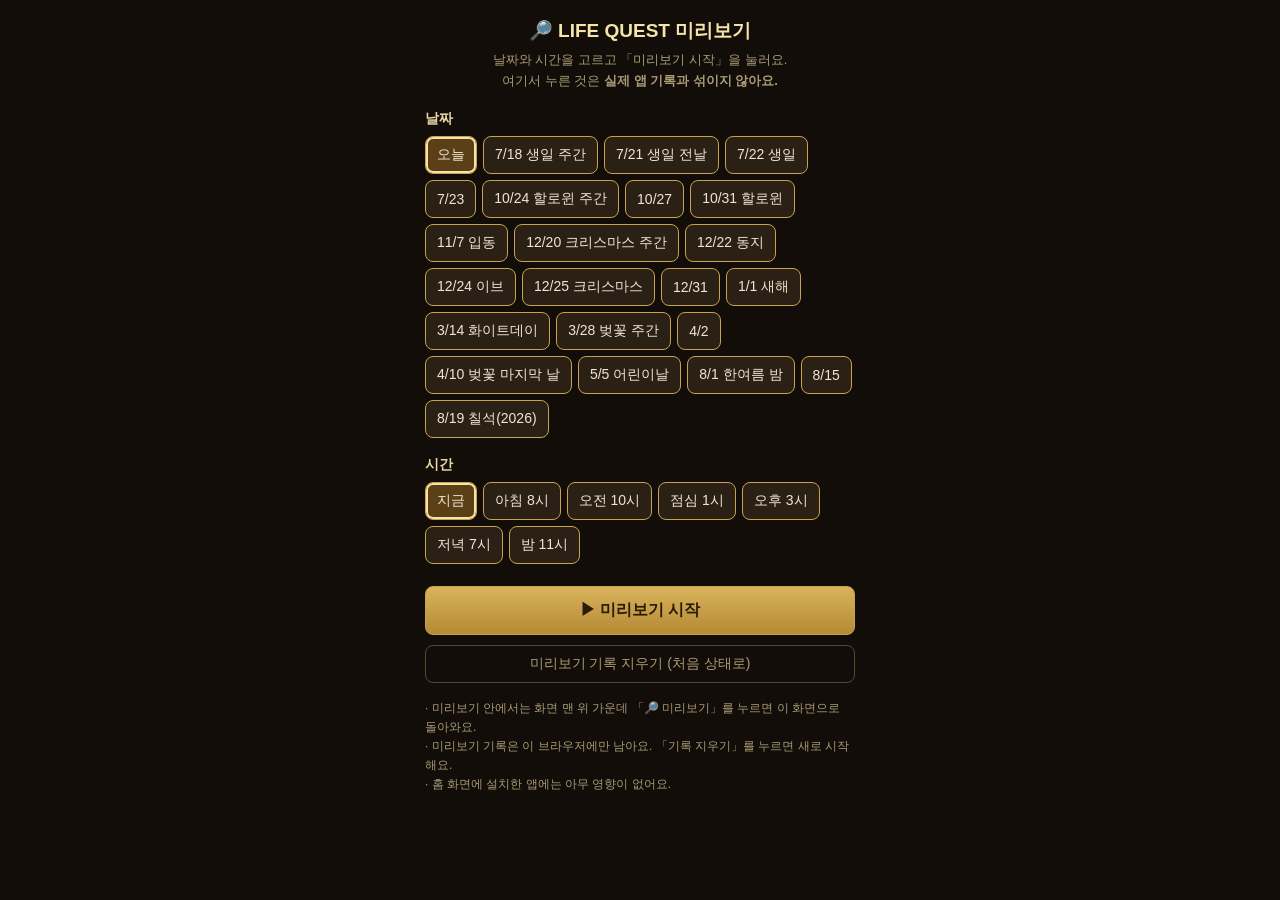
<file: preview/index.html>
<!doctype html>
<html lang="ko"><head><meta charset="utf-8">
<meta name="viewport" content="width=device-width,initial-scale=1,viewport-fit=cover">
<meta name="robots" content="noindex">
<title>LIFE QUEST 미리보기</title>
<!-- 폰에서 날짜·시간을 골라 앱을 미리 눌러 보는 페이지.
     실제 앱 파일(../index.html)을 그대로 불러와서 날짜만 가짜로 바꿔요.
     저장은 미리보기 전용 칸(lqpv_ 로 시작)에만 해서 실제 앱 기록과 섞이지 않아요. -->
<style>
:root{--bg:#120d08;--ink:#f0e6d0;--sub:#a99a76;--gold:#c9a24d;--btn:#2a2016;--on:#5a3f17}
body{margin:0;min-height:100vh;background:var(--bg);color:var(--ink);font-family:-apple-system,"Apple SD Gothic Neo",sans-serif;padding:calc(env(safe-area-inset-top,0px) + 18px) 16px calc(env(safe-area-inset-bottom,0px) + 24px);box-sizing:border-box}
.wrap{max-width:430px;margin:0 auto}
h1{font-size:19px;margin:0 0 4px;text-align:center;color:#f6e3a8}
p{font-size:13px;color:var(--sub);line-height:1.6;margin:6px 0 14px;text-align:center}
h2{font-size:14px;margin:18px 0 8px;color:#e8d7a8}
.row{display:flex;flex-wrap:wrap;gap:6px}
button{font:inherit;font-size:14px;padding:9px 11px;border-radius:8px;border:1px solid var(--gold);background:var(--btn);color:var(--ink);cursor:pointer}
button.on{background:var(--on);box-shadow:0 0 0 2px #f6e3a8 inset}
#go{width:100%;margin-top:22px;padding:13px;font-size:16px;font-weight:700;background:linear-gradient(#d9b35c,#b48a35);color:#2a1a08}
#reset{width:100%;margin-top:10px;background:transparent;color:var(--sub);border-color:#5a4a2a}
.note{font-size:12px;color:var(--sub);margin-top:16px;line-height:1.6}
</style></head><body><div class="wrap">
<h1>🔎 LIFE QUEST 미리보기</h1>
<p>날짜와 시간을 고르고 「미리보기 시작」을 눌러요.<br>여기서 누른 것은 <b>실제 앱 기록과 섞이지 않아요.</b></p>

<h2>날짜</h2>
<div class="row" id="days">
  <button data-d="">오늘</button>
  <button data-d="07-18">7/18 생일 주간</button><button data-d="07-21">7/21 생일 전날</button><button data-d="07-22">7/22 생일</button><button data-d="07-23">7/23</button>
  <button data-d="10-24">10/24 할로윈 주간</button><button data-d="10-27">10/27</button><button data-d="10-31">10/31 할로윈</button>
  <button data-d="11-07">11/7 입동</button><button data-d="12-20">12/20 크리스마스 주간</button><button data-d="12-22">12/22 동지</button><button data-d="12-24">12/24 이브</button><button data-d="12-25">12/25 크리스마스</button><button data-d="12-31">12/31</button><button data-d="01-01">1/1 새해</button>
  <button data-d="03-14">3/14 화이트데이</button><button data-d="03-28">3/28 벚꽃 주간</button><button data-d="04-02">4/2</button><button data-d="04-10">4/10 벚꽃 마지막 날</button><button data-d="05-05">5/5 어린이날</button><button data-d="08-01">8/1 한여름 밤</button><button data-d="08-15">8/15</button><button data-d="08-19">8/19 칠석(2026)</button>
</div>

<h2>시간</h2>
<div class="row" id="hours">
  <button data-h="">지금</button><button data-h="8">아침 8시</button><button data-h="10">오전 10시</button><button data-h="13">점심 1시</button><button data-h="15">오후 3시</button><button data-h="19">저녁 7시</button><button data-h="23">밤 11시</button>
</div>

<button id="go">▶ 미리보기 시작</button>
<button id="reset">미리보기 기록 지우기 (처음 상태로)</button>
<div class="note">· 미리보기 안에서는 화면 맨 위 가운데 「🔎 미리보기」를 누르면 이 화면으로 돌아와요.<br>· 미리보기 기록은 이 브라우저에만 남아요. 「기록 지우기」를 누르면 새로 시작해요.<br>· 홈 화면에 설치한 앱에는 아무 영향이 없어요.</div>
</div>
<script>
(function(){
  var sel={d:'',h:''};
  function pick(box,key,attr){ var bs=document.querySelectorAll('#'+box+' button'); bs.forEach(function(b){ b.onclick=function(){ bs.forEach(function(x){ x.classList.remove('on'); }); b.classList.add('on'); sel[key]=b.getAttribute(attr); }; }); bs[0].classList.add('on'); }
  pick('days','d','data-d'); pick('hours','h','data-h');
  function wipe(){ try{ for(var i=localStorage.length-1;i>=0;i--){ var k=localStorage.key(i); if(k&&k.indexOf('lqpv_')===0) localStorage.removeItem(k); } }catch(e){} }
  document.getElementById('reset').onclick=function(){ wipe(); this.textContent='✓ 지웠어요. 처음 상태로 시작해요'; };
  function kstParts(){ var k=new Date(Date.now()+9*36e5); return {y:k.getUTCFullYear(),md:('0'+(k.getUTCMonth()+1)).slice(-2)+'-'+('0'+k.getUTCDate()).slice(-2),h:k.getUTCHours(),mi:k.getUTCMinutes()}; }
  function mock(T,label){ return '<script>(function(){'
    +'var P="lqpv_",SP=Storage.prototype,g=SP.getItem,s=SP.setItem,r=SP.removeItem;'
    +'SP.getItem=function(k){return g.call(this,P+k)};SP.setItem=function(k,v){return s.call(this,P+k,v)};SP.removeItem=function(k){return r.call(this,P+k)};'
    +(T?'var R=Date,T='+T+',s0=R.now();class D extends R{constructor(...a){if(a.length)super(...a);else super(T+(R.now()-s0));}static now(){return T+(R.now()-s0);}}window.Date=D;':'')
    +'document.addEventListener("DOMContentLoaded",function(){var b=document.createElement("button");b.textContent="🔎 미리보기 · '+label+'";'
    +'b.style.cssText="position:fixed;top:calc(env(safe-area-inset-top,0px) + 2px);left:50%;transform:translateX(-50%);z-index:2147483647;font-size:11px;padding:3px 10px;border-radius:12px;border:1px solid #c9a24d;background:rgba(42,32,22,.85);color:#f6e3a8;opacity:.85";'
    +'b.onclick=function(){location.reload()};document.body.appendChild(b);});'
    +'})();<\/script>'; }
  document.getElementById('go').onclick=function(){
    var btn=this; btn.textContent='불러오는 중…';
    var now=kstParts(), md=sel.d||now.md, hh=sel.h===''?now.h:+sel.h, mi=sel.h===''?now.mi:0;
    var T=(sel.d||sel.h!=='')?Date.parse(now.y+'-'+md+'T'+('0'+hh).slice(-2)+':'+('0'+mi).slice(-2)+':00+09:00'):0;
    var label=(sel.d?md.replace('-','/').replace(/^0/,''):'오늘')+(sel.h!==''?' '+hh+'시':'');
    fetch('../index.html',{cache:'no-store'}).then(function(r){ return r.text(); }).then(function(html){
      var base=new URL('../',location.href).href;
      html=html.replace(/navigator\.serviceWorker\.register\([^)]*\)/g,'Promise.resolve()')
               .replace(/<head>/i,'<head><base href="'+base+'">'+mock(T,label));
      document.open(); document.write(html); document.close();
    }).catch(function(){ btn.textContent='불러오지 못했어요. 다시 눌러 주세요'; });
  };
})();
</script>
</body></html>
</file>
